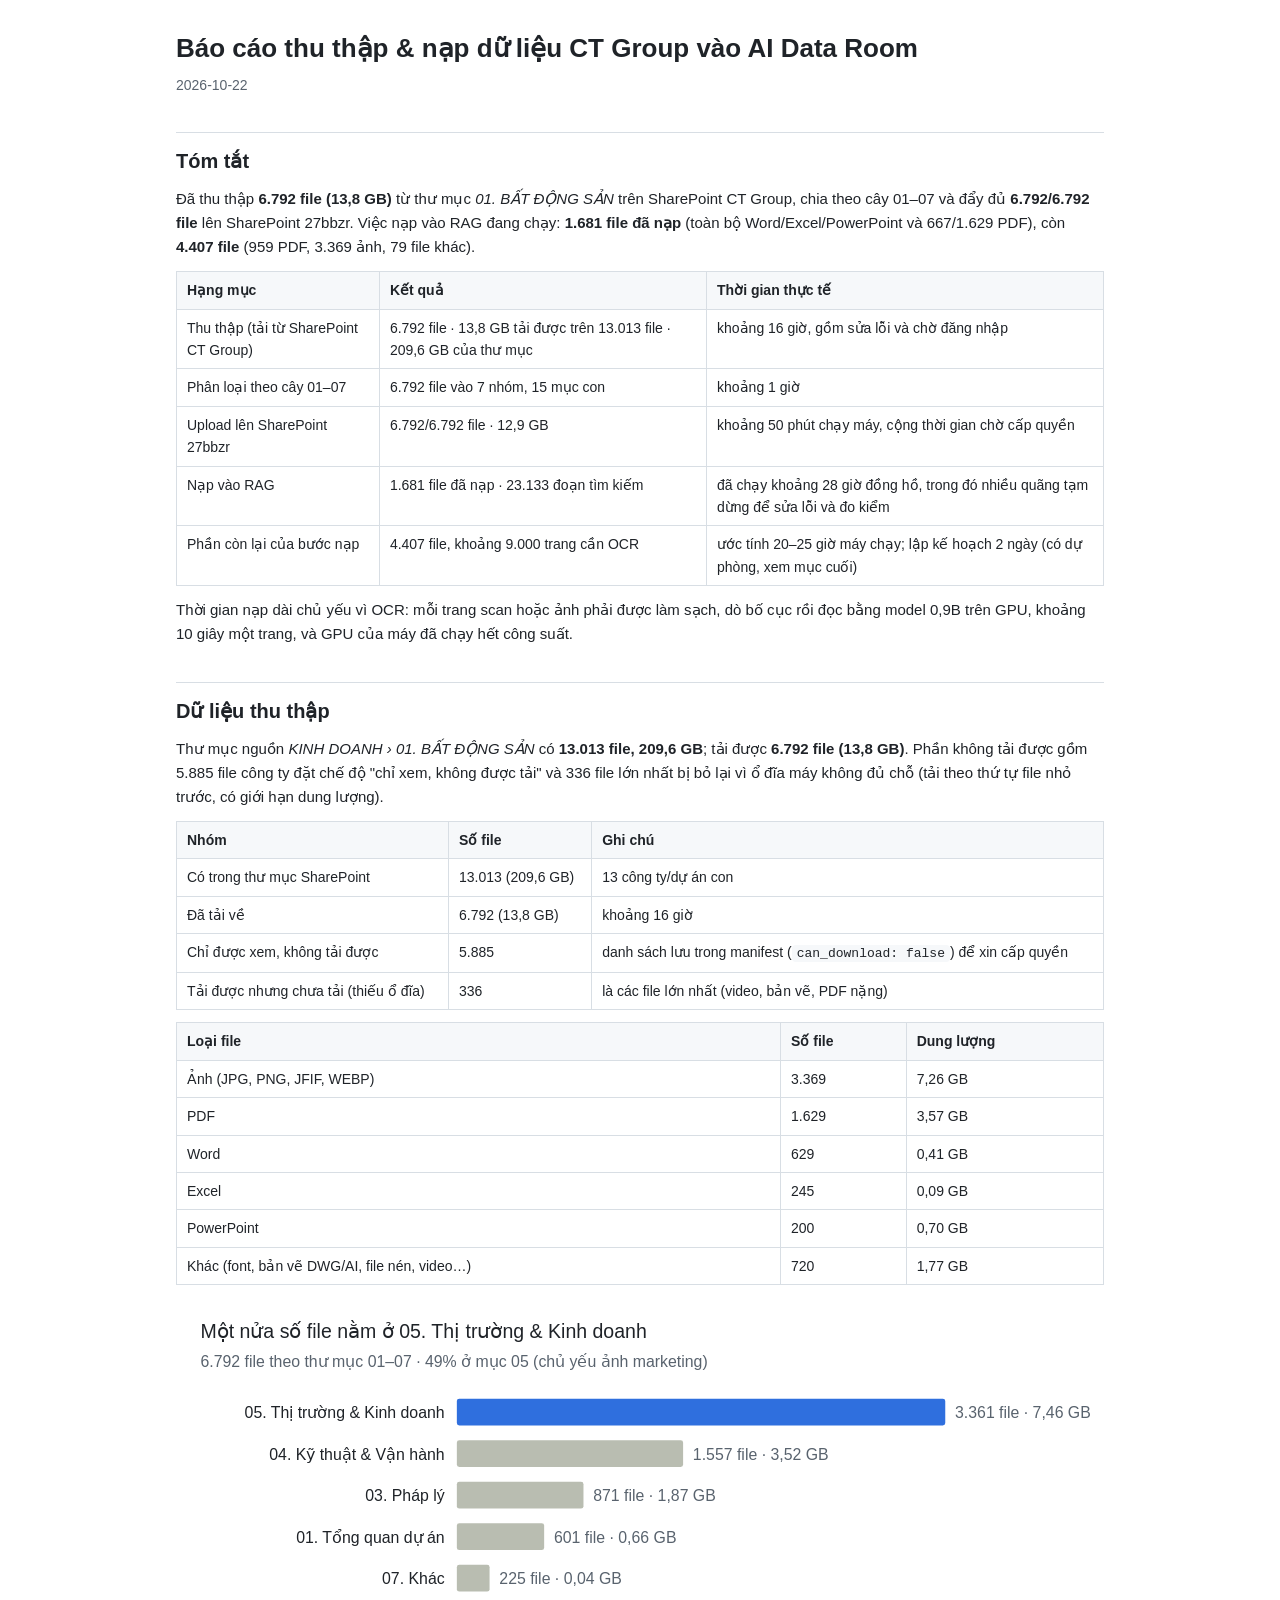
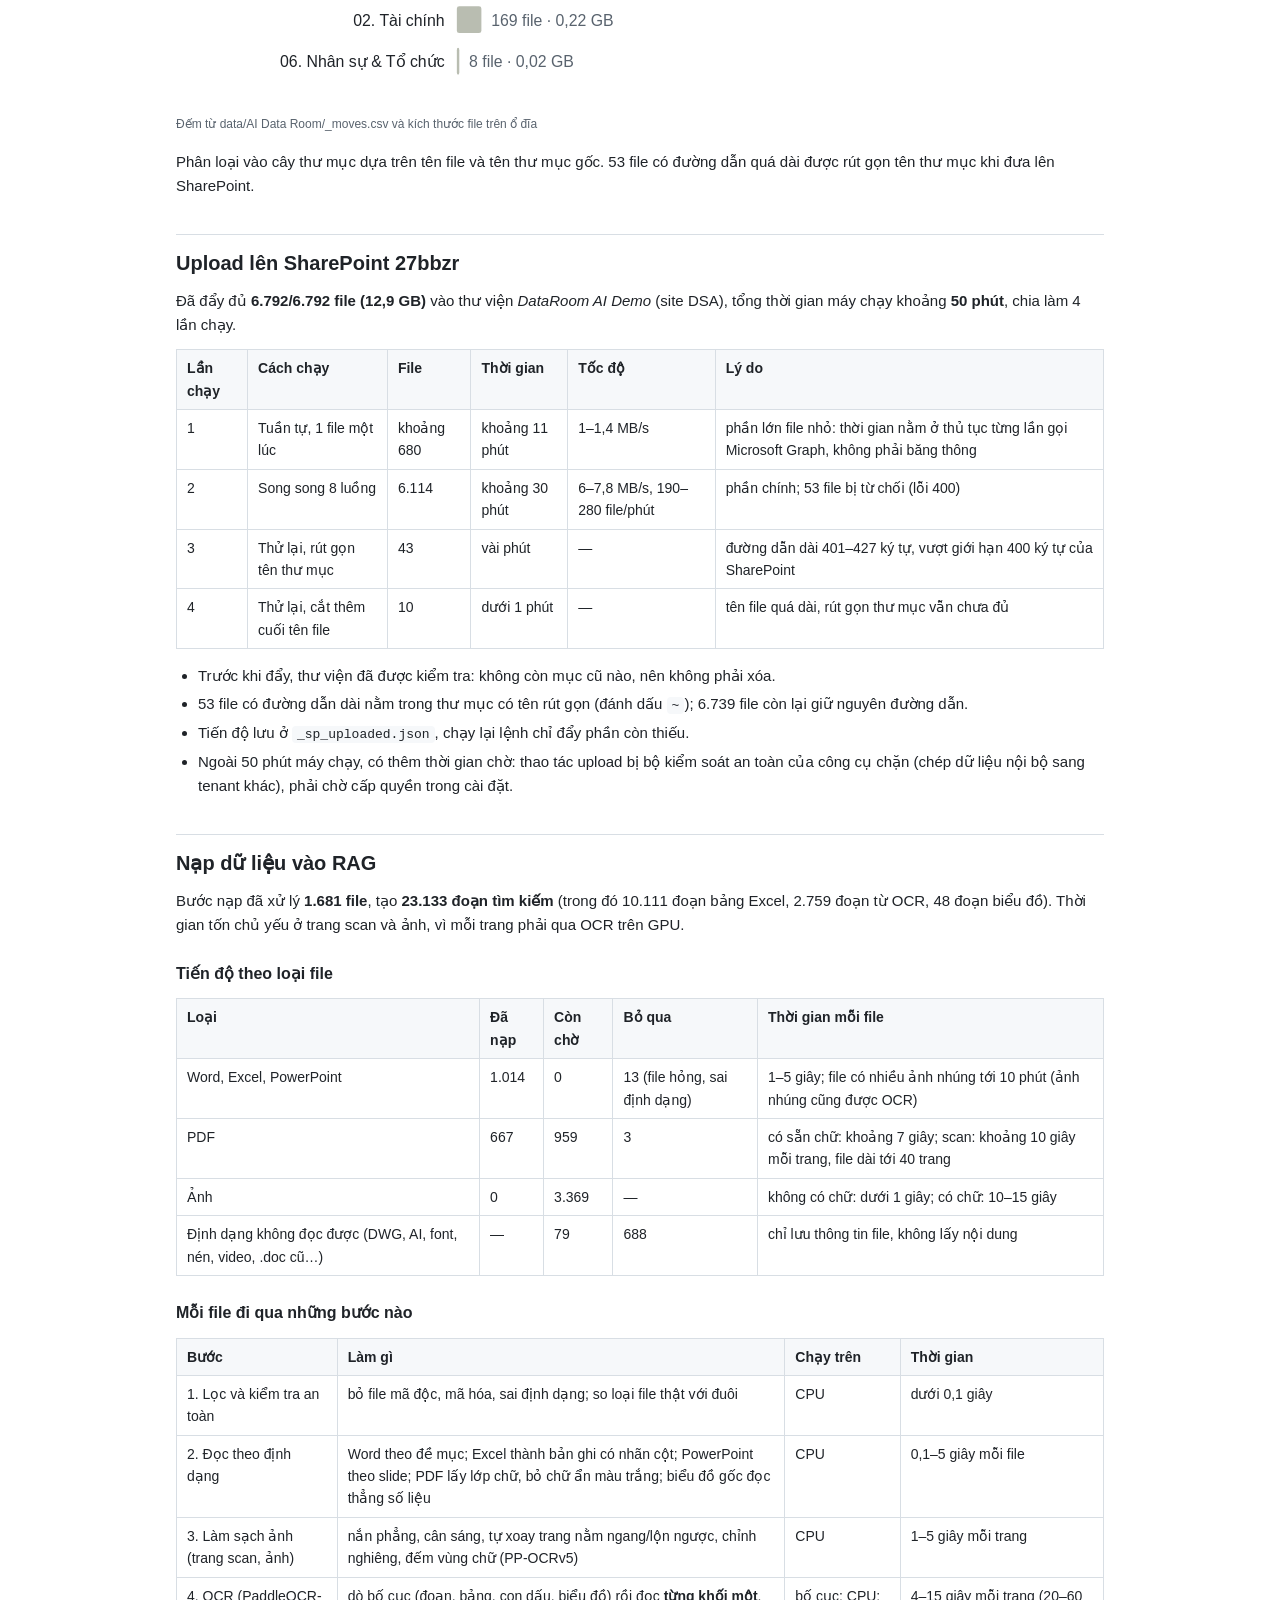
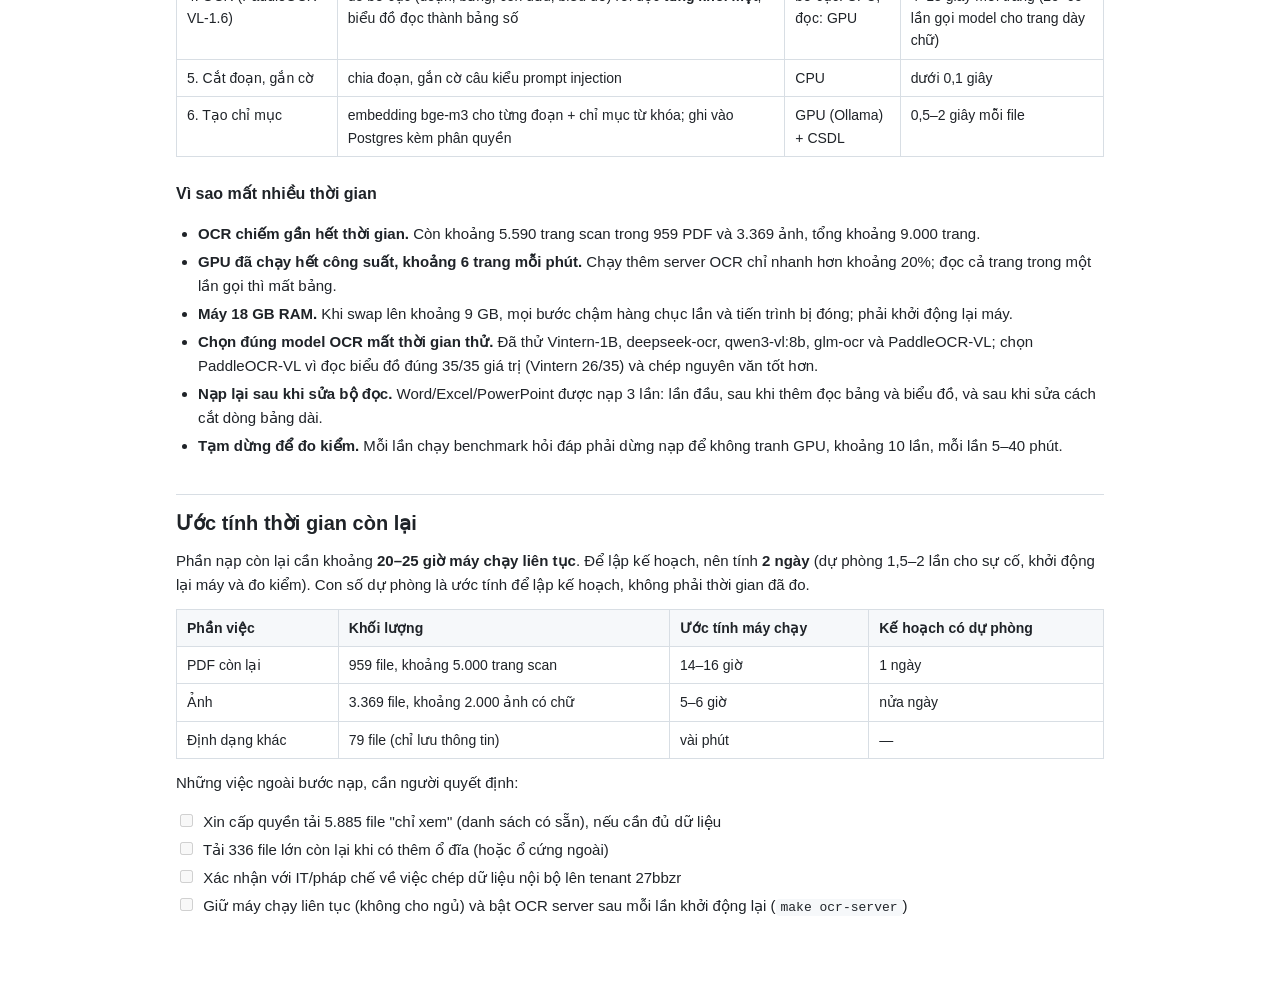
<file: docs/BAO_CAO_CT_GROUP.html>
<!doctype html>
<html lang="vi"><head><meta charset="utf-8"><meta name="viewport" content="width=device-width, initial-scale=1">
<title>Báo cáo dữ liệu CT Group</title><style>
:root{--bg:#fff;--fg:#1f2328;--fg2:#59636e;--line:#d8dee4;--head:#f6f8fa;--accent:#2f6fde;--muted:#b9bdb1}
@media (prefers-color-scheme:dark){:root{--bg:#16181c;--fg:#e6e8eb;--fg2:#9aa4ae;--line:#30363d;--head:#1f2329;--accent:#5b8ff0;--muted:#5d6158}}
*{box-sizing:border-box}body{margin:0;background:var(--bg);color:var(--fg);font:15px/1.6 -apple-system,BlinkMacSystemFont,"Segoe UI",Roboto,"Helvetica Neue",Arial,sans-serif}
main{max-width:960px;margin:0 auto;padding:32px 16px 64px}h1{font-size:26px;line-height:1.3;margin:0 0 6px}
h2{font-size:20px;margin:36px 0 10px;padding-top:12px;border-top:1px solid var(--line)}h3{font-size:16px;margin:24px 0 8px}
p{margin:8px 0}time{color:var(--fg2)}main>p:first-of-type{color:var(--fg2);font-size:14px}
.tw{overflow-x:auto;margin:12px 0}table{border-collapse:collapse;width:100%;font-size:14px}
th,td{border:1px solid var(--line);padding:7px 10px;text-align:left;vertical-align:top}th{background:var(--head);font-weight:600}
code{background:var(--head);padding:1px 5px;border-radius:4px;font-size:13px}ul{padding-left:22px}li p{margin:4px 0}
li[data-checked]{list-style:none;margin-left:-22px}input[type=checkbox]{margin-right:6px}
figure.chart{margin:16px 0}figure.chart svg{width:100%;height:auto}figcaption{color:var(--fg2);font-size:12px;margin-top:4px}
svg .ttl{font-size:16px;fill:var(--fg)}svg .sub,svg .val{font-size:13px;fill:var(--fg2)}svg .lbl{font-size:13px;fill:var(--fg)}
@media print{h2{break-after:avoid}table,figure{break-inside:avoid}}
</style></head>
<body><main>
<h1 id="báo-cáo-thu-thập-nạp-dữ-liệu-ct-group-vào-ai-data-room">Báo cáo thu thập &amp; nạp dữ liệu CT Group vào AI Data Room</h1>
<p><time data-atom="date" datetime="2026-10-22">2026-10-22</time></p>
<h2 id="tóm-tắt">Tóm tắt</h2>
<p>Đã thu thập <strong>6.792 file (13,8 GB)</strong> từ thư mục <em>01. BẤT ĐỘNG SẢN</em> trên SharePoint CT Group, chia theo cây 01–07 và đẩy đủ <strong>6.792/6.792 file</strong> lên SharePoint 27bbzr. Việc nạp vào RAG đang chạy: <strong>1.681 file đã nạp</strong> (toàn bộ Word/Excel/PowerPoint và 667/1.629 PDF), còn <strong>4.407 file</strong> (959 PDF, 3.369 ảnh, 79 file khác).</p>
<div class="tw"><table><thead><tr><th>Hạng mục</th><th>Kết quả</th><th>Thời gian thực tế</th></tr></thead><tbody><tr><td>Thu thập (tải từ SharePoint CT Group)</td><td>6.792 file · 13,8 GB tải được trên 13.013 file · 209,6 GB của thư mục</td><td>khoảng 16 giờ, gồm sửa lỗi và chờ đăng nhập</td></tr><tr><td>Phân loại theo cây 01–07</td><td>6.792 file vào 7 nhóm, 15 mục con</td><td>khoảng 1 giờ</td></tr><tr><td>Upload lên SharePoint 27bbzr</td><td>6.792/6.792 file · 12,9 GB</td><td>khoảng 50 phút chạy máy, cộng thời gian chờ cấp quyền</td></tr><tr><td>Nạp vào RAG</td><td>1.681 file đã nạp · 23.133 đoạn tìm kiếm</td><td>đã chạy khoảng 28 giờ đồng hồ, trong đó nhiều quãng tạm dừng để sửa lỗi và đo kiểm</td></tr><tr><td>Phần còn lại của bước nạp</td><td>4.407 file, khoảng 9.000 trang cần OCR</td><td>ước tính 20–25 giờ máy chạy; lập kế hoạch 2 ngày (có dự phòng, xem mục cuối)</td></tr></tbody></table></div>
<p>Thời gian nạp dài chủ yếu vì OCR: mỗi trang scan hoặc ảnh phải được làm sạch, dò bố cục rồi đọc bằng model 0,9B trên GPU, khoảng 10 giây một trang, và GPU của máy đã chạy hết công suất.</p>
<h2 id="dữ-liệu-thu-thập">Dữ liệu thu thập</h2>
<p>Thư mục nguồn <em>KINH DOANH › 01. BẤT ĐỘNG SẢN</em> có <strong>13.013 file, 209,6 GB</strong>; tải được <strong>6.792 file (13,8 GB)</strong>. Phần không tải được gồm 5.885 file công ty đặt chế độ &quot;chỉ xem, không được tải&quot; và 336 file lớn nhất bị bỏ lại vì ổ đĩa máy không đủ chỗ (tải theo thứ tự file nhỏ trước, có giới hạn dung lượng).</p>
<div class="tw"><table><thead><tr><th>Nhóm</th><th>Số file</th><th>Ghi chú</th></tr></thead><tbody><tr><td>Có trong thư mục SharePoint</td><td>13.013 (209,6 GB)</td><td>13 công ty/dự án con</td></tr><tr><td>Đã tải về</td><td>6.792 (13,8 GB)</td><td>khoảng 16 giờ</td></tr><tr><td>Chỉ được xem, không tải được</td><td>5.885</td><td>danh sách lưu trong manifest (<code>can_download: false</code>) để xin cấp quyền</td></tr><tr><td>Tải được nhưng chưa tải (thiếu ổ đĩa)</td><td>336</td><td>là các file lớn nhất (video, bản vẽ, PDF nặng)</td></tr></tbody></table></div>
<div class="tw"><table><thead><tr><th>Loại file</th><th>Số file</th><th>Dung lượng</th></tr></thead><tbody><tr><td>Ảnh (JPG, PNG, JFIF, WEBP)</td><td>3.369</td><td>7,26 GB</td></tr><tr><td>PDF</td><td>1.629</td><td>3,57 GB</td></tr><tr><td>Word</td><td>629</td><td>0,41 GB</td></tr><tr><td>Excel</td><td>245</td><td>0,09 GB</td></tr><tr><td>PowerPoint</td><td>200</td><td>0,70 GB</td></tr><tr><td>Khác (font, bản vẽ DWG/AI, file nén, video…)</td><td>720</td><td>1,77 GB</td></tr></tbody></table></div>
<figure class="chart"><svg viewBox="0 0 760 330" role="img" aria-label="Số file theo thư mục 01–07"><text x="20" y="30" class="ttl">Một nửa số file nằm ở 05. Thị trường &amp; Kinh doanh</text><text x="20" y="54" class="sub">6.792 file theo thư mục 01–07 · 49% ở mục 05 (chủ yếu ảnh marketing)</text><text x="220" y="96" text-anchor="end" class="lbl">05. Thị trường & Kinh doanh</text><rect x="230" y="80" width="400.0" height="22" rx="2" fill="var(--accent)"><title>05. Thị trường & Kinh doanh: 3361 file · 7.46 GB</title></rect><text x="638.0" y="96" class="val">3.361 file · 7,46 GB</text><text x="220" y="130" text-anchor="end" class="lbl">04. Kỹ thuật & Vận hành</text><rect x="230" y="114" width="185.3" height="22" rx="2" fill="var(--muted)"><title>04. Kỹ thuật & Vận hành: 1557 file · 3.52 GB</title></rect><text x="423.3" y="130" class="val">1.557 file · 3,52 GB</text><text x="220" y="164" text-anchor="end" class="lbl">03. Pháp lý</text><rect x="230" y="148" width="103.7" height="22" rx="2" fill="var(--muted)"><title>03. Pháp lý: 871 file · 1.87 GB</title></rect><text x="341.7" y="164" class="val">871 file · 1,87 GB</text><text x="220" y="198" text-anchor="end" class="lbl">01. Tổng quan dự án</text><rect x="230" y="182" width="71.5" height="22" rx="2" fill="var(--muted)"><title>01. Tổng quan dự án: 601 file · 0.66 GB</title></rect><text x="309.5" y="198" class="val">601 file · 0,66 GB</text><text x="220" y="232" text-anchor="end" class="lbl">07. Khác</text><rect x="230" y="216" width="26.8" height="22" rx="2" fill="var(--muted)"><title>07. Khác: 225 file · 0.04 GB</title></rect><text x="264.8" y="232" class="val">225 file · 0,04 GB</text><text x="220" y="266" text-anchor="end" class="lbl">02. Tài chính</text><rect x="230" y="250" width="20.1" height="22" rx="2" fill="var(--muted)"><title>02. Tài chính: 169 file · 0.22 GB</title></rect><text x="258.1" y="266" class="val">169 file · 0,22 GB</text><text x="220" y="300" text-anchor="end" class="lbl">06. Nhân sự & Tổ chức</text><rect x="230" y="284" width="2.0" height="22" rx="2" fill="var(--muted)"><title>06. Nhân sự & Tổ chức: 8 file · 0.02 GB</title></rect><text x="240.0" y="300" class="val">8 file · 0,02 GB</text></svg><figcaption>Đếm từ data/AI Data Room/_moves.csv và kích thước file trên ổ đĩa</figcaption></figure>
<p>Phân loại vào cây thư mục dựa trên tên file và tên thư mục gốc. 53 file có đường dẫn quá dài được rút gọn tên thư mục khi đưa lên SharePoint.</p>
<h2 id="upload-lên-sharepoint-27bbzr">Upload lên SharePoint 27bbzr</h2>
<p>Đã đẩy đủ <strong>6.792/6.792 file (12,9 GB)</strong> vào thư viện <em>DataRoom AI Demo</em> (site DSA), tổng thời gian máy chạy khoảng <strong>50 phút</strong>, chia làm 4 lần chạy.</p>
<div class="tw"><table><thead><tr><th>Lần chạy</th><th>Cách chạy</th><th>File</th><th>Thời gian</th><th>Tốc độ</th><th>Lý do</th></tr></thead><tbody><tr><td>1</td><td>Tuần tự, 1 file một lúc</td><td>khoảng 680</td><td>khoảng 11 phút</td><td>1–1,4 MB/s</td><td>phần lớn file nhỏ: thời gian nằm ở thủ tục từng lần gọi Microsoft Graph, không phải băng thông</td></tr><tr><td>2</td><td>Song song 8 luồng</td><td>6.114</td><td>khoảng 30 phút</td><td>6–7,8 MB/s, 190–280 file/phút</td><td>phần chính; 53 file bị từ chối (lỗi 400)</td></tr><tr><td>3</td><td>Thử lại, rút gọn tên thư mục</td><td>43</td><td>vài phút</td><td>—</td><td>đường dẫn dài 401–427 ký tự, vượt giới hạn 400 ký tự của SharePoint</td></tr><tr><td>4</td><td>Thử lại, cắt thêm cuối tên file</td><td>10</td><td>dưới 1 phút</td><td>—</td><td>tên file quá dài, rút gọn thư mục vẫn chưa đủ</td></tr></tbody></table></div>
<ul><li><p>Trước khi đẩy, thư viện đã được kiểm tra: không còn mục cũ nào, nên không phải xóa.</p></li><li><p>53 file có đường dẫn dài nằm trong thư mục có tên rút gọn (đánh dấu <code>~</code>); 6.739 file còn lại giữ nguyên đường dẫn.</p></li><li><p>Tiến độ lưu ở <code>_sp_uploaded.json</code>, chạy lại lệnh chỉ đẩy phần còn thiếu.</p></li><li><p>Ngoài 50 phút máy chạy, có thêm thời gian chờ: thao tác upload bị bộ kiểm soát an toàn của công cụ chặn (chép dữ liệu nội bộ sang tenant khác), phải chờ cấp quyền trong cài đặt.</p></li></ul>
<h2 id="nạp-dữ-liệu-vào-rag">Nạp dữ liệu vào RAG</h2>
<p>Bước nạp đã xử lý <strong>1.681 file</strong>, tạo <strong>23.133 đoạn tìm kiếm</strong> (trong đó 10.111 đoạn bảng Excel, 2.759 đoạn từ OCR, 48 đoạn biểu đồ). Thời gian tốn chủ yếu ở trang scan và ảnh, vì mỗi trang phải qua OCR trên GPU.</p>
<h3 id="tiến-độ-theo-loại-file-22102026-1410">Tiến độ theo loại file</h3>
<div class="tw"><table><thead><tr><th>Loại</th><th>Đã nạp</th><th>Còn chờ</th><th>Bỏ qua</th><th>Thời gian mỗi file</th></tr></thead><tbody><tr><td>Word, Excel, PowerPoint</td><td>1.014</td><td>0</td><td>13 (file hỏng, sai định dạng)</td><td>1–5 giây; file có nhiều ảnh nhúng tới 10 phút (ảnh nhúng cũng được OCR)</td></tr><tr><td>PDF</td><td>667</td><td>959</td><td>3</td><td>có sẵn chữ: khoảng 7 giây; scan: khoảng 10 giây mỗi trang, file dài tới 40 trang</td></tr><tr><td>Ảnh</td><td>0</td><td>3.369</td><td>—</td><td>không có chữ: dưới 1 giây; có chữ: 10–15 giây</td></tr><tr><td>Định dạng không đọc được (DWG, AI, font, nén, video, .doc cũ…)</td><td>—</td><td>79</td><td>688</td><td>chỉ lưu thông tin file, không lấy nội dung</td></tr></tbody></table></div>
<h3 id="mỗi-file-đi-qua-những-bước-nào">Mỗi file đi qua những bước nào</h3>
<div class="tw"><table><thead><tr><th>Bước</th><th>Làm gì</th><th>Chạy trên</th><th>Thời gian</th></tr></thead><tbody><tr><td>1. Lọc và kiểm tra an toàn</td><td>bỏ file mã độc, mã hóa, sai định dạng; so loại file thật với đuôi</td><td>CPU</td><td>dưới 0,1 giây</td></tr><tr><td>2. Đọc theo định dạng</td><td>Word theo đề mục; Excel thành bản ghi có nhãn cột; PowerPoint theo slide; PDF lấy lớp chữ, bỏ chữ ẩn màu trắng; biểu đồ gốc đọc thẳng số liệu</td><td>CPU</td><td>0,1–5 giây mỗi file</td></tr><tr><td>3. Làm sạch ảnh (trang scan, ảnh)</td><td>nắn phẳng, cân sáng, tự xoay trang nằm ngang/lộn ngược, chỉnh nghiêng, đếm vùng chữ (PP-OCRv5)</td><td>CPU</td><td>1–5 giây mỗi trang</td></tr><tr><td>4. OCR (PaddleOCR-VL-1.6)</td><td>dò bố cục (đoạn, bảng, con dấu, biểu đồ) rồi đọc <strong>từng khối một</strong>, biểu đồ đọc thành bảng số</td><td>bố cục: CPU; đọc: GPU</td><td>4–15 giây mỗi trang (20–60 lần gọi model cho trang dày chữ)</td></tr><tr><td>5. Cắt đoạn, gắn cờ</td><td>chia đoạn, gắn cờ câu kiểu prompt injection</td><td>CPU</td><td>dưới 0,1 giây</td></tr><tr><td>6. Tạo chỉ mục</td><td>embedding bge-m3 cho từng đoạn + chỉ mục từ khóa; ghi vào Postgres kèm phân quyền</td><td>GPU (Ollama) + CSDL</td><td>0,5–2 giây mỗi file</td></tr></tbody></table></div>
<h3 id="vì-sao-mất-nhiều-thời-gian">Vì sao mất nhiều thời gian</h3>
<ul><li><p><strong>OCR chiếm gần hết thời gian.</strong> Còn khoảng 5.590 trang scan trong 959 PDF và 3.369 ảnh, tổng khoảng 9.000 trang.</p></li><li><p><strong>GPU đã chạy hết công suất, khoảng 6 trang mỗi phút.</strong> Chạy thêm server OCR chỉ nhanh hơn khoảng 20%; đọc cả trang trong một lần gọi thì mất bảng.</p></li><li><p><strong>Máy 18 GB RAM.</strong> Khi swap lên khoảng 9 GB, mọi bước chậm hàng chục lần và tiến trình bị đóng; phải khởi động lại máy.</p></li><li><p><strong>Chọn đúng model OCR mất thời gian thử.</strong> Đã thử Vintern-1B, deepseek-ocr, qwen3-vl:8b, glm-ocr và PaddleOCR-VL; chọn PaddleOCR-VL vì đọc biểu đồ đúng 35/35 giá trị (Vintern 26/35) và chép nguyên văn tốt hơn.</p></li><li><p><strong>Nạp lại sau khi sửa bộ đọc.</strong> Word/Excel/PowerPoint được nạp 3 lần: lần đầu, sau khi thêm đọc bảng và biểu đồ, và sau khi sửa cách cắt dòng bảng dài.</p></li><li><p><strong>Tạm dừng để đo kiểm.</strong> Mỗi lần chạy benchmark hỏi đáp phải dừng nạp để không tranh GPU, khoảng 10 lần, mỗi lần 5–40 phút.</p></li></ul>
<h2 id="ước-tính-thời-gian-còn-lại">Ước tính thời gian còn lại</h2>
<p>Phần nạp còn lại cần khoảng <strong>20–25 giờ máy chạy liên tục</strong>. Để lập kế hoạch, nên tính <strong>2 ngày</strong> (dự phòng 1,5–2 lần cho sự cố, khởi động lại máy và đo kiểm). Con số dự phòng là ước tính để lập kế hoạch, không phải thời gian đã đo.</p>
<div class="tw"><table><thead><tr><th>Phần việc</th><th>Khối lượng</th><th>Ước tính máy chạy</th><th>Kế hoạch có dự phòng</th></tr></thead><tbody><tr><td>PDF còn lại</td><td>959 file, khoảng 5.000 trang scan</td><td>14–16 giờ</td><td>1 ngày</td></tr><tr><td>Ảnh</td><td>3.369 file, khoảng 2.000 ảnh có chữ</td><td>5–6 giờ</td><td>nửa ngày</td></tr><tr><td>Định dạng khác</td><td>79 file (chỉ lưu thông tin)</td><td>vài phút</td><td>—</td></tr></tbody></table></div>
<p>Những việc ngoài bước nạp, cần người quyết định:</p>
<ul><li data-checked="false"><p><input type="checkbox" disabled> Xin cấp quyền tải 5.885 file &quot;chỉ xem&quot; (danh sách có sẵn), nếu cần đủ dữ liệu</p></li><li data-checked="false"><p><input type="checkbox" disabled> Tải 336 file lớn còn lại khi có thêm ổ đĩa (hoặc ổ cứng ngoài)</p></li><li data-checked="false"><p><input type="checkbox" disabled> Xác nhận với IT/pháp chế về việc chép dữ liệu nội bộ lên tenant 27bbzr</p></li><li data-checked="false"><p><input type="checkbox" disabled> Giữ máy chạy liên tục (không cho ngủ) và bật OCR server sau mỗi lần khởi động lại (<code>make ocr-server</code>)</p></li></ul>

</main></body></html>
</file>
